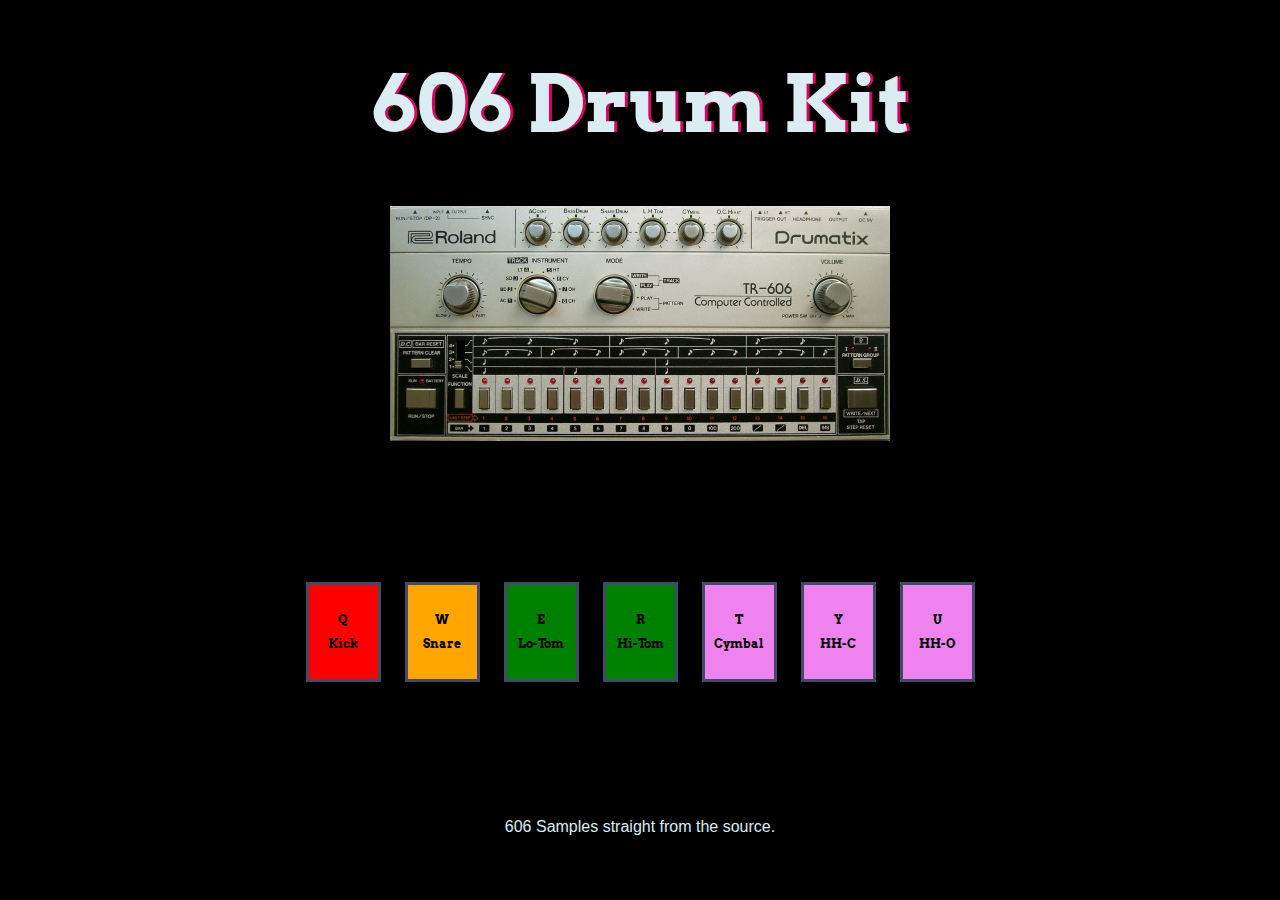
<file: 606.html>
<!DOCTYPE html>
<html lang="en" dir="ltr">

<head>
  <meta charset="utf-8">
  <title>Virtual Drum Machine</title>
  <link rel="stylesheet" href="styles.css">
  <link href="https://fonts.googleapis.com/css?family=Arvo" rel="stylesheet">
</head>

<body>

  <h1 id="title">606 Drum Kit</h1>

    <img class="drumpic" src="images/606.jpg" />

  <div class="set">
    <button class="q drum">Q<br />Kick</button>
    <button class="w drum">W<br />Snare</button>
    <button class="e drum">E<br />Lo-Tom</button>
    <button class="r drum">R<br />Hi-Tom</button>
    <button class="t drum">T<br />Cymbal</button>
    <button class="y drum">Y<br />HH-C</button>
    <button class="u drum">U<br />HH-O</button>
  </div>

<script src="606.js" charset="utf-8"></script>

  <footer>
    606 Samples straight from the source.
  </footer>
</body>

</html>
</file>
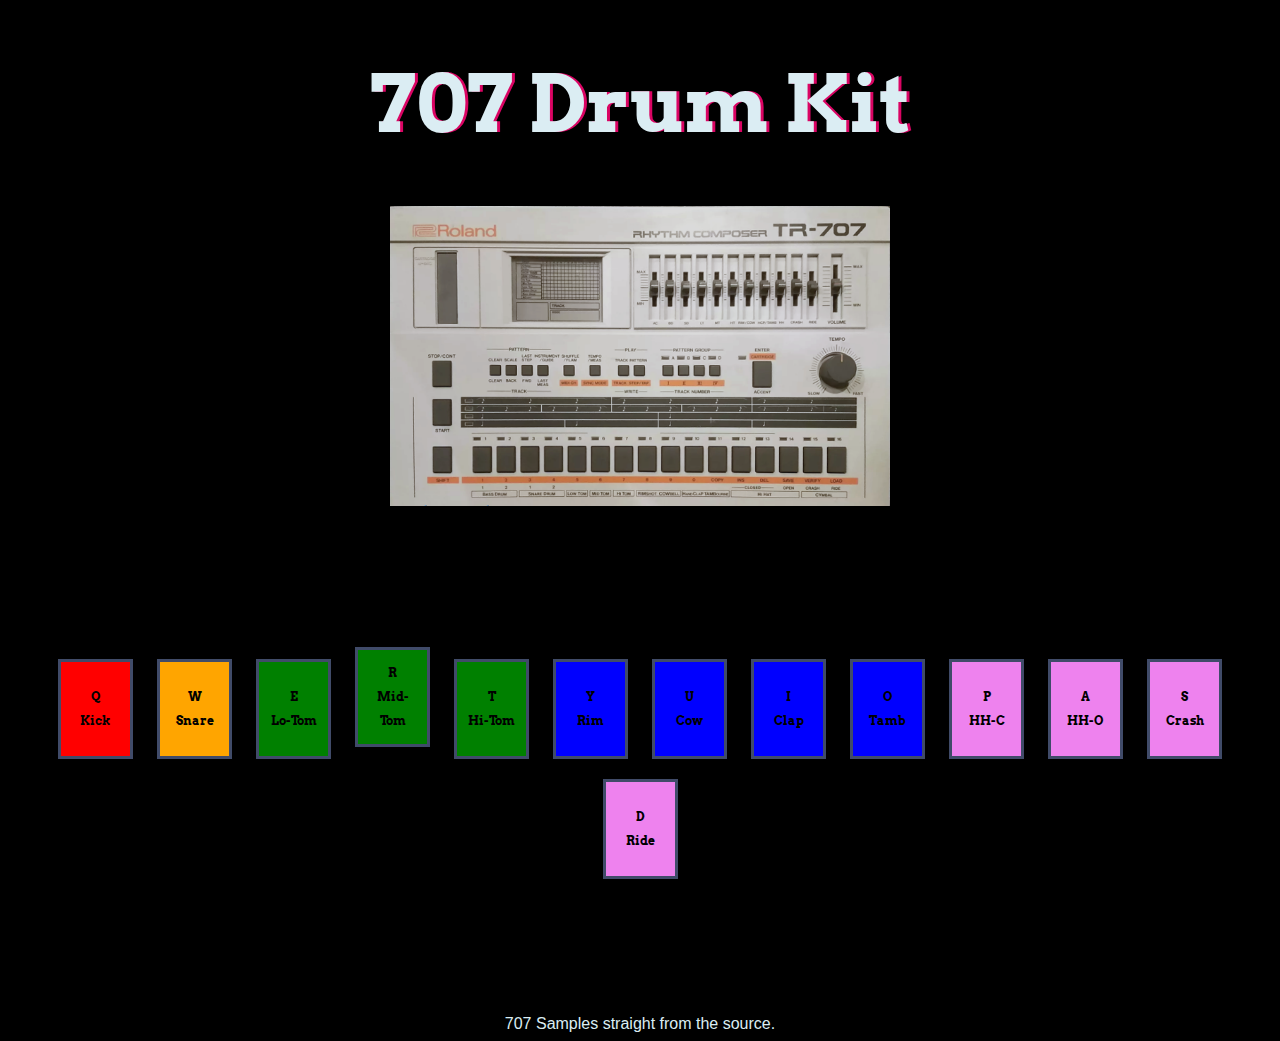
<file: 707.html>
<!DOCTYPE html>
<html lang="en" dir="ltr">

<head>
  <meta charset="utf-8">
  <title>Virtual Drum Machine</title>
  <link rel="stylesheet" href="styles.css">
  <link href="https://fonts.googleapis.com/css?family=Arvo" rel="stylesheet">
</head>

<body>

  <h1 id="title">707 Drum Kit</h1>

    <img class="drumpic" src="images/707.png" />

  <div class="set">
    <button class="q drum">Q<br />Kick</button>
    <button class="w drum">W<br />Snare</button>
    <button class="e drum">E<br />Lo-Tom</button>
    <button class="r drum">R<br />Mid-Tom</button>
    <button class="t drum">T<br />Hi-Tom</button>
    <button class="y drum">Y<br />Rim</button>
    <button class="u drum">U<br />Cow</button>
    <button class="i drum">I<br />Clap</button>
    <button class="o drum">O<br />Tamb</button>
    <button class="p drum">P<br />HH-C</button>
    <button class="a drum">A<br />HH-O</button>
    <button class="s drum">S<br />Crash</button>
    <button class="d drum">D<br />Ride</button>
  </div>

<script src="707.js" charset="utf-8"></script>

  <footer>
    707 Samples straight from the source.
  </footer>
</body>

</html>
</file>
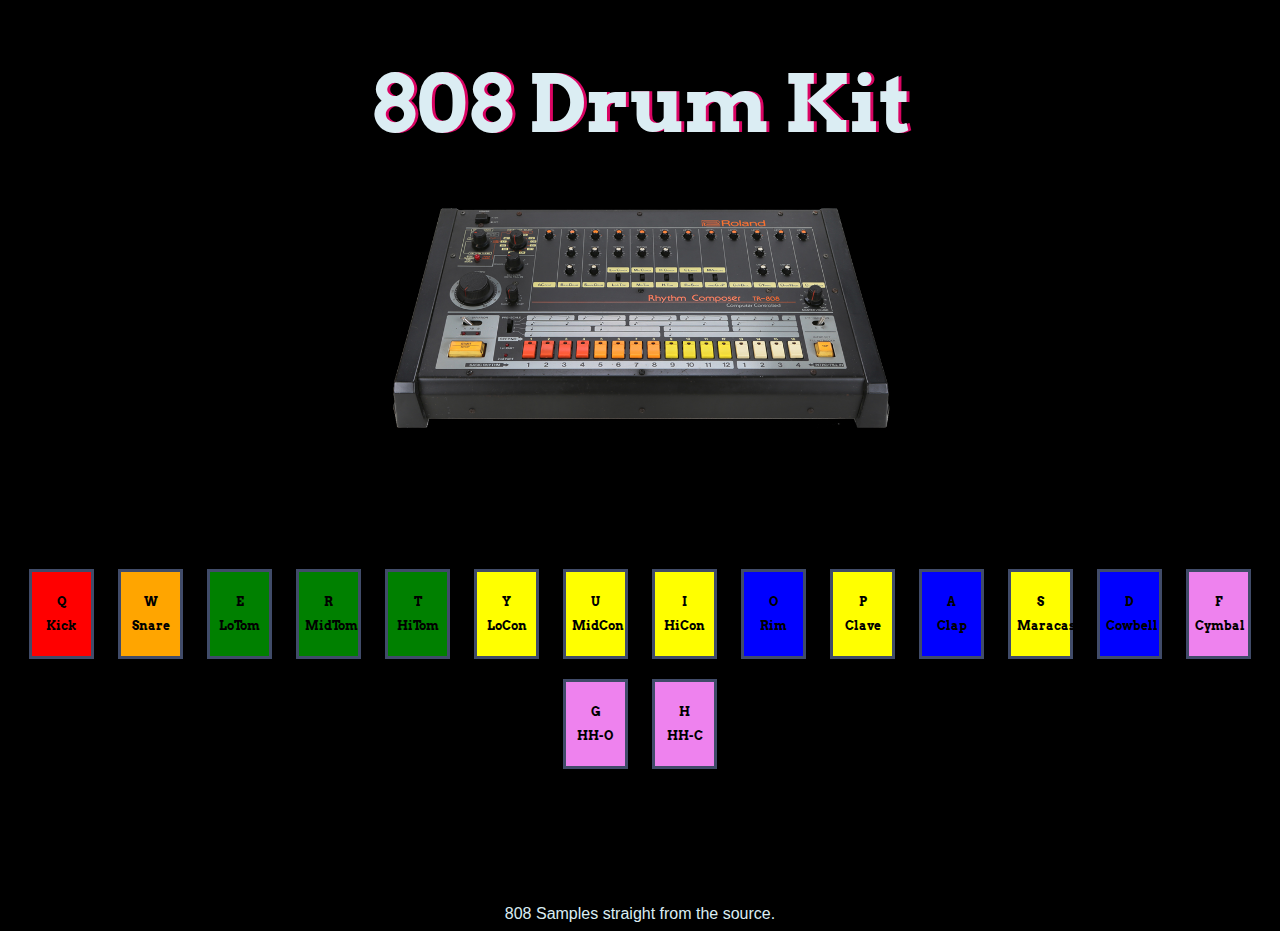
<file: 808.html>
<!DOCTYPE html>
<html lang="en" dir="ltr">

<head>
  <meta charset="utf-8">
  <title>Virtual Drum Machine</title>
  <link rel="stylesheet" href="styles.css">
  <link href="https://fonts.googleapis.com/css?family=Arvo" rel="stylesheet">
</head>

<body>

  <h1 id="title">808 Drum Kit</h1>

    <img class="drumpic" src="images/808.png" />

  <div class="set">
    <button class="q drum">Q<br /> Kick</button>
    <button class="w drum">W<br /> Snare</button>
    <button class="e drum">E<br /> LoTom</button>
    <button class="r drum">R<br /> MidTom</button>
    <button class="t drum">T<br /> HiTom</button>
    <button class="y drum">Y<br /> LoCon</button>
    <button class="u drum">U<br /> MidCon</button>
    <button class="i drum">I<br /> HiCon</button>
    <button class="o drum">O<br /> Rim</button>
    <button class="p drum">P<br /> Clave</button>
    <button class="a drum">A<br /> Clap</button>
    <button class="s drum">S<br /> Maracas</button>
    <button class="d drum">D<br /> Cowbell</button>
    <button class="f drum">F<br /> Cymbal</button>
    <button class="g drum">G<br /> HH-O</button>
    <button class="h drum">H<br /> HH-C</button>
  </div>

<script src="808.js" charset="utf-8"></script>

  <footer>
    808 Samples straight from the source.
  </footer>
</body>

</html>
</file>
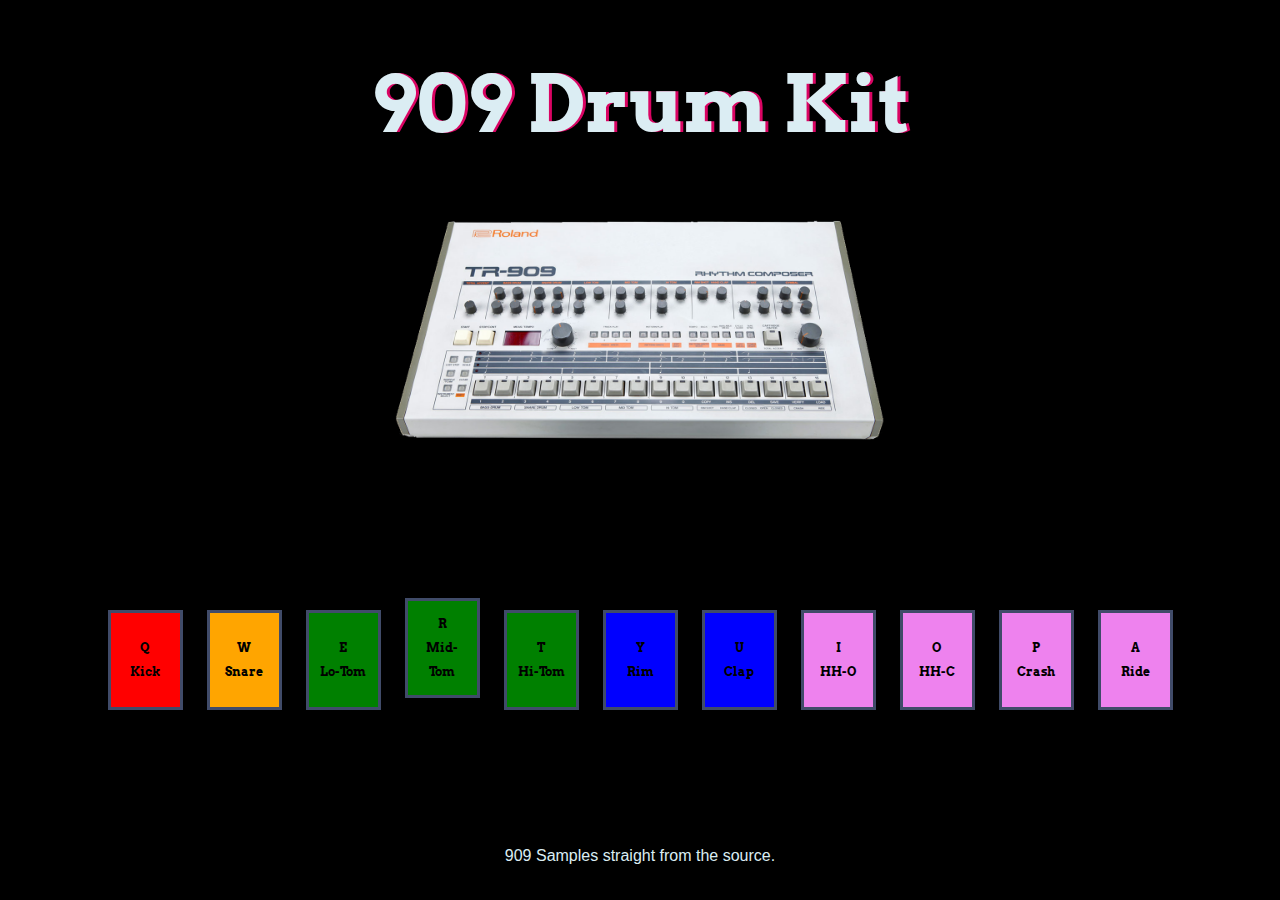
<file: 909.html>
<!DOCTYPE html>
<html lang="en" dir="ltr">

<head>
  <meta charset="utf-8">
  <title>Virtual Drum Machine</title>
  <link rel="stylesheet" href="styles.css">
  <link href="https://fonts.googleapis.com/css?family=Arvo" rel="stylesheet">
</head>

<body>


  <h1 id="title">909 Drum Kit</h1>

    <img class="drumpic" src="images/909.png" />

  <div class="set">
    <button class="q drum">Q<br />Kick</button>
    <button class="w drum">W<br />Snare</button>
    <button class="e drum">E<br />Lo-Tom</button>
    <button class="r drum">R<br />Mid-Tom</button>
    <button class="t drum">T<br />Hi-Tom</button>
    <button class="y drum">Y<br />Rim</button>
    <button class="u drum">U<br />Clap</button>
    <button class="i drum">I<br />HH-O</button>
    <button class="o drum">O<br />HH-C</button>
    <button class="p drum">P<br />Crash</button>
    <button class="a drum">A<br />Ride</button>
  </div>

<script src="909.js" charset="utf-8"></script>

  <footer>
    909 Samples straight from the source.
  </footer>
</body>

</html>
</file>
<file: styles.css>
body {
  text-align: center;
  background-color: black;
}

h1 {
  font-size: 5rem;
  color: #DBEDF3;
  font-family: "Arvo", cursive;
  text-shadow: 3px 0 #DA0463;

}

h2{
  font-size: 3rem;
  color: white;
  font-family: "Arvo", cursive;
  text-shadow: 3px 0 #DA0463
}

footer {
  color: #DBEDF3;
  font-family: sans-serif;
}

.drumpic{
  height: auto;
  width: 500px;
}

.q {
  background-color: red;
}

.w {
  background-color: orange;
}

.e {
  background-color: green;
}

.r {
  background-color: green;
}

.t {
  background-color: green;
}

.y {
  background-color: blue;
}

.u {
  background-color: blue;
}

.i {
  background-color: blue;
}

.o {
  background-color: blue;
}

.p {
  background-color: violet;
}

.a{
  background-color: violet;
}

.s{
  background-color: violet;
}

.d{
  background-color: violet;
}

.f{
  background-color: violet;
}

.g{
  background-color: violet;
}

.h{
  background-color: violet;
}

.set {
  margin: 10% auto;
}

.game-over {
  background-color: red;
  opacity: 0.8;
}

.pressed {
  box-shadow: 0 3px 4px 0 #DBEDF3;
  opacity: 0.5;
}

.red {
  color: red;
}

.drum {
  outline: none;
  border: 3px solid #404B69;
  font-size: .75rem;
  font-family: 'Arvo', cursive;
  line-height: 2;
  font-weight: 900;
  color: black;
  display: inline-block;
  width: 75px;
  height: 100px;
  text-align: center;
  margin: 10px;
}
</file>
